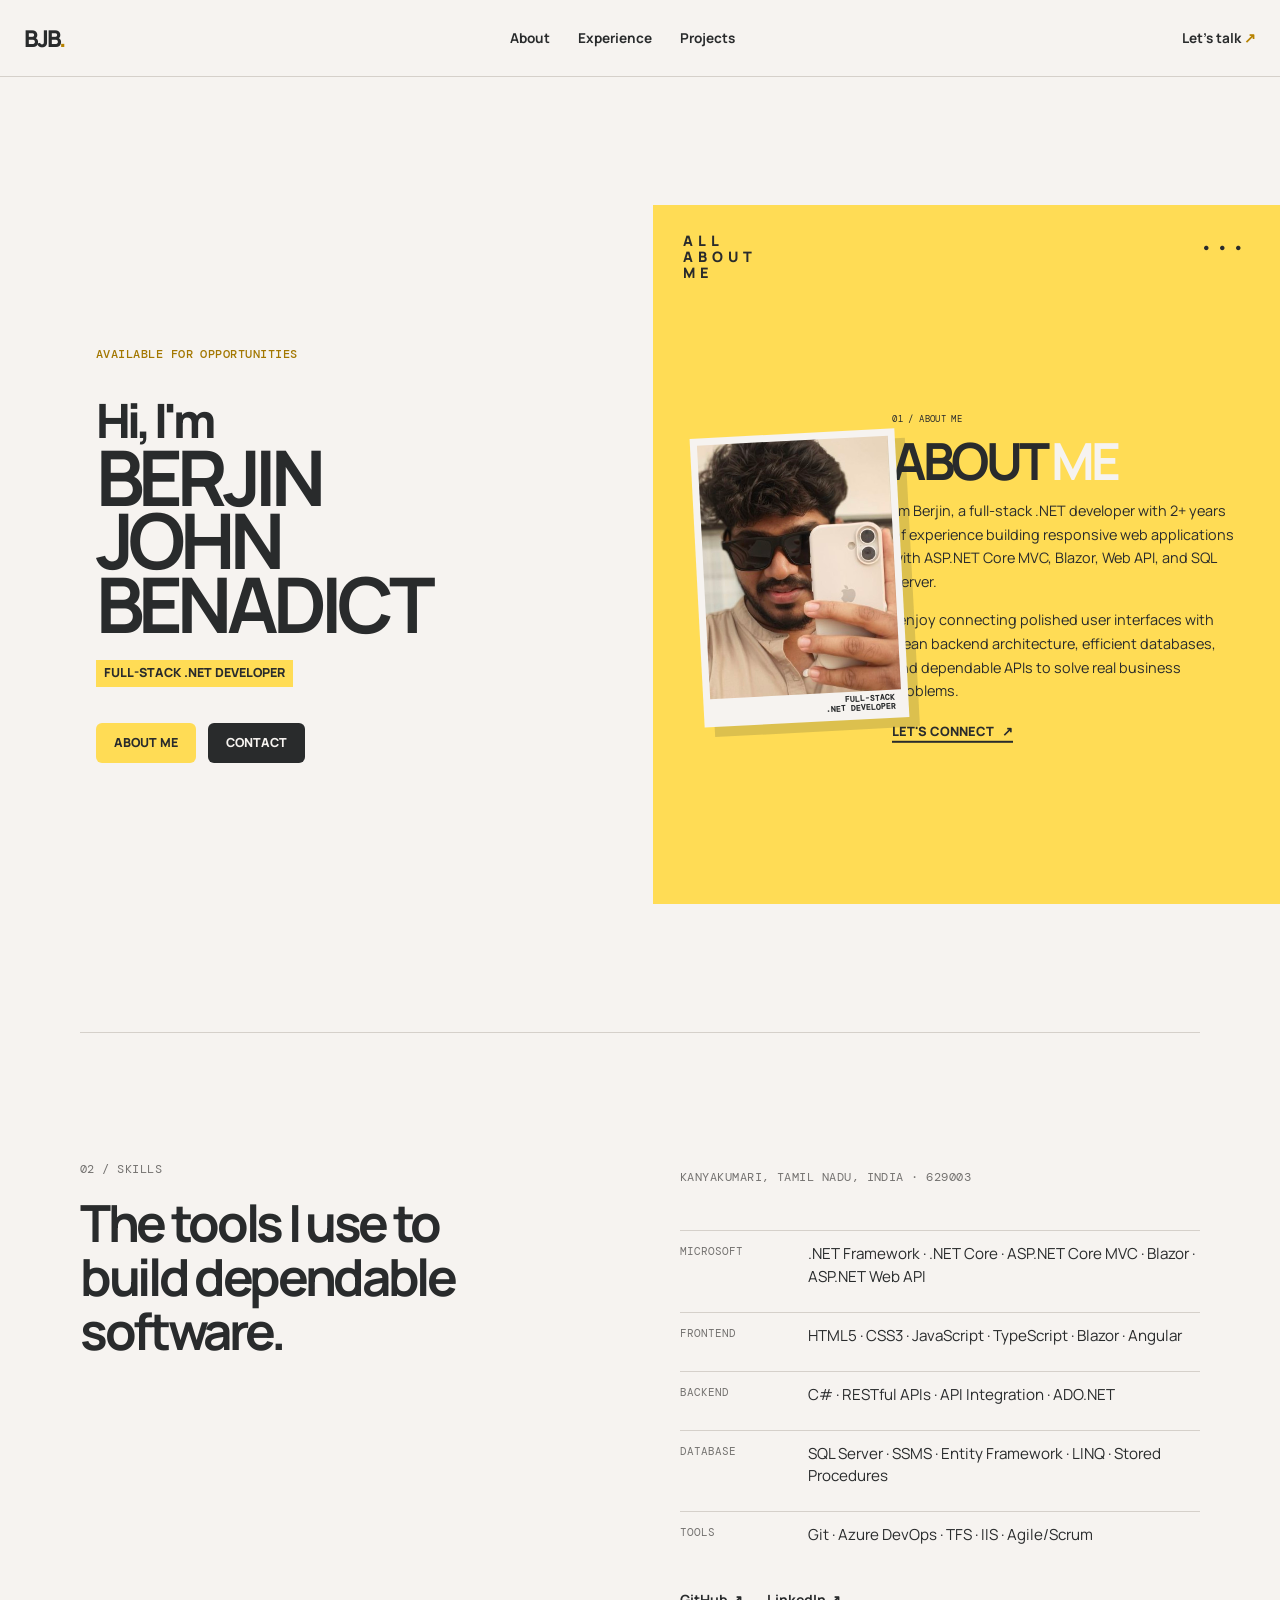
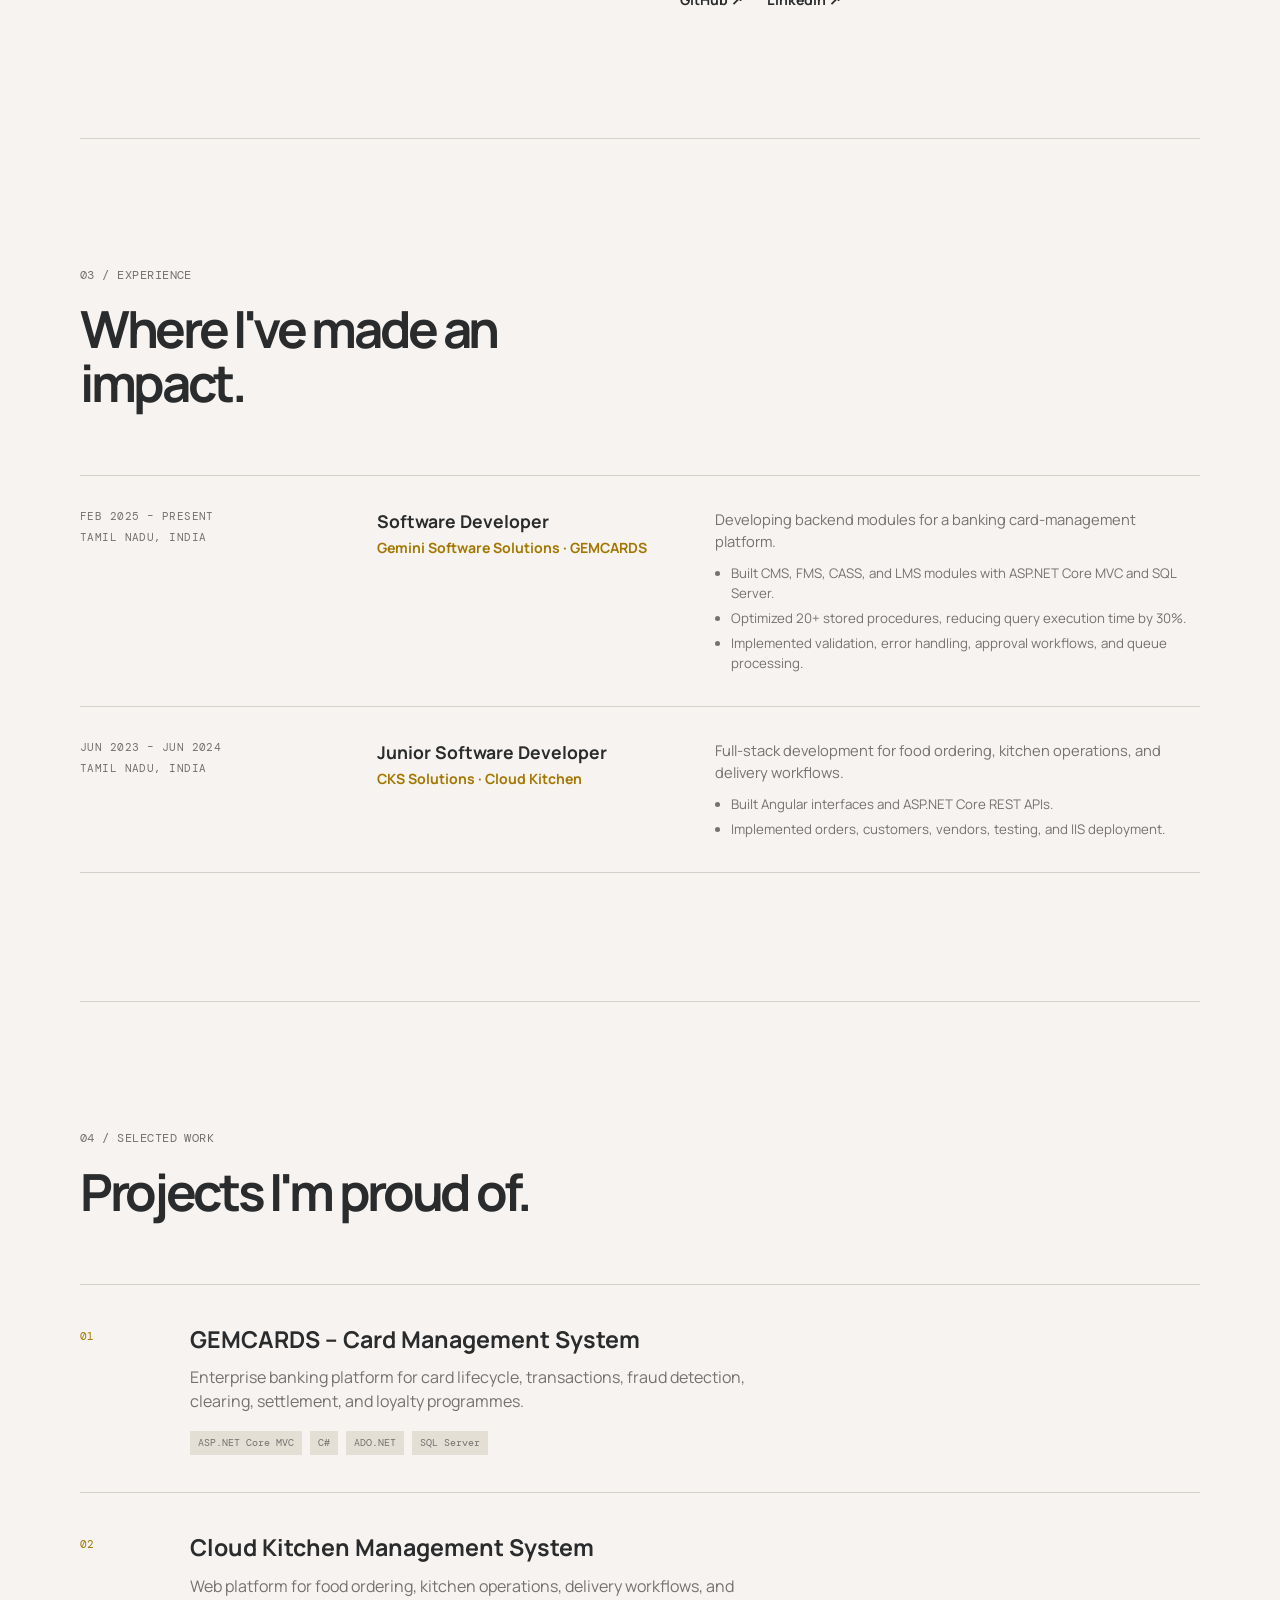
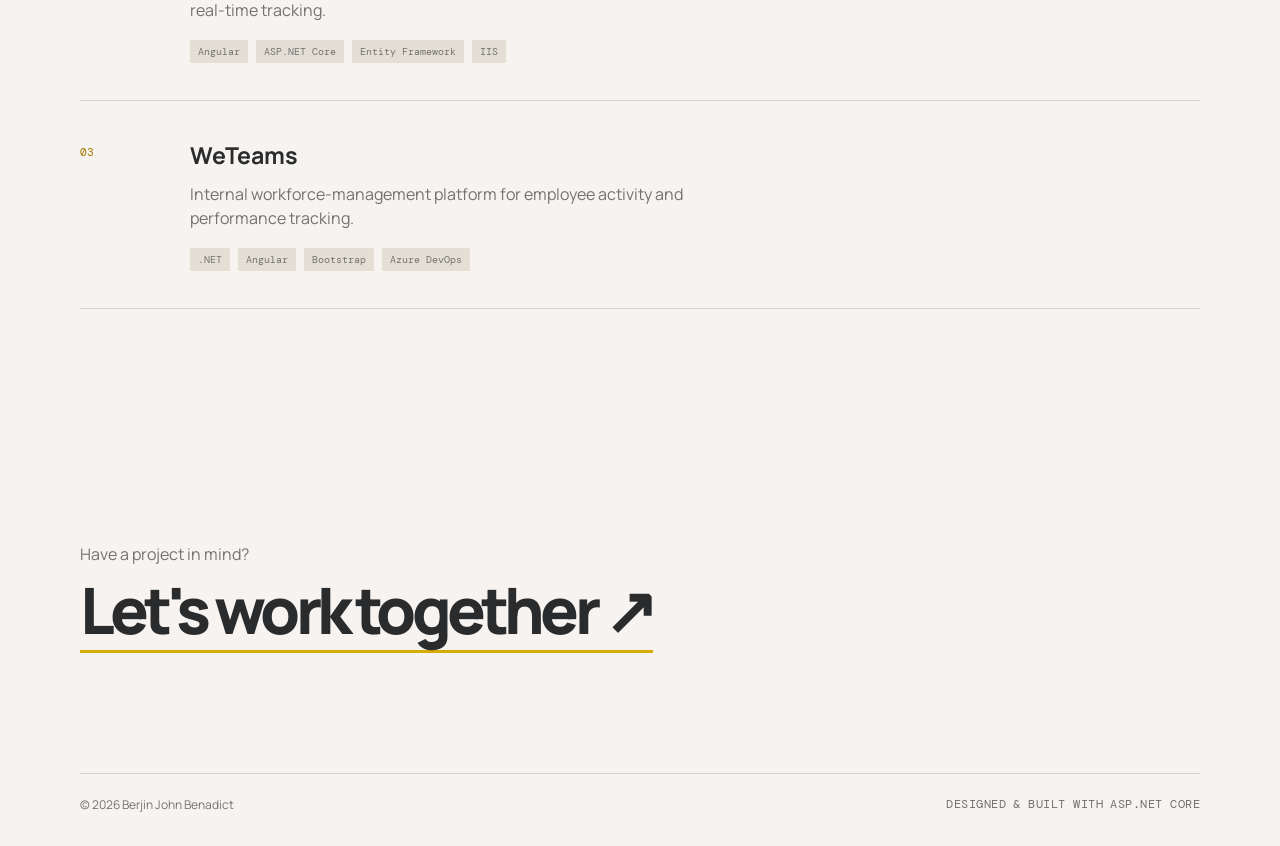
<file: netlify/index.html>
<!DOCTYPE html>
<html lang="en">
<head>
  <meta charset="utf-8">
  <meta name="viewport" content="width=device-width, initial-scale=1">
  <meta name="theme-color" content="#f4f2ec">
  <meta name="description" content="Berjin John Benadict — Software Developer">
  <title>Berjin John Benadict | Portfolio</title>
  <link rel="preconnect" href="https://fonts.googleapis.com">
  <link rel="preconnect" href="https://fonts.gstatic.com" crossorigin>
  <link href="https://fonts.googleapis.com/css2?family=DM+Mono:wght@400;500&family=Manrope:wght@400;500;600;700;800&display=swap" rel="stylesheet">
  <link rel="stylesheet" href="css/site.css">
</head>
<body>
  <header class="site-header">
    <a class="brand" href="#home" aria-label="Portfolio home">BJB<span>.</span></a>
    <nav aria-label="Main navigation"><a href="#about">About</a><a href="#experience">Experience</a><a href="#projects">Projects</a></nav>
    <a class="header-contact" href="https://wa.me/916379375479" target="_blank" rel="noreferrer">Let's talk <span>↗</span></a>
  </header>
  <main>
    <section class="hero" id="home" aria-labelledby="hero-title">
      <div class="hero-copy"><p class="eyebrow">Available for opportunities</p><p class="hero-greeting">Hi, I'm</p><h1 id="hero-title">BERJIN<br>JOHN<br>BENADICT</h1><p class="role-tag">Full-Stack .NET Developer</p><div class="hero-actions"><a class="button button-primary" href="#about">About me</a><a class="button" href="https://wa.me/916379375479" target="_blank" rel="noreferrer">Contact</a></div></div>
      <div class="hero-panel"><span class="panel-dots">•••</span><p class="vertical-logo">ALL<br>ABOUT<br>ME</p><figure class="profile-photo"><img src="images/berjin-john-benadict.jpg" alt="Berjin John Benadict"><figcaption>FULL-STACK<br>.NET DEVELOPER</figcaption></figure><div class="hero-about"><p class="mono">01 / About me</p><h2>ABOUT <span>ME</span></h2><p>I'm Berjin, a full-stack .NET developer with 2+ years of experience building responsive web applications with ASP.NET Core MVC, Blazor, Web API, and SQL Server.</p><p>I enjoy connecting polished user interfaces with clean backend architecture, efficient databases, and dependable APIs to solve real business problems.</p><a href="https://wa.me/916379375479" target="_blank" rel="noreferrer">Let's connect <span>↗</span></a></div></div>
    </section>
    <section id="about" class="about container section-grid"><div><p class="section-label">02 / Skills</p><h2>The tools I use to build dependable software.</h2></div><div class="about-details"><p class="mono">Kanyakumari, Tamil Nadu, India · 629003</p><div class="skill-groups"><div class="skill-group"><span>Microsoft</span><p>.NET Framework · .NET Core · ASP.NET Core MVC · Blazor · ASP.NET Web API</p></div><div class="skill-group"><span>Frontend</span><p>HTML5 · CSS3 · JavaScript · TypeScript · Blazor · Angular</p></div><div class="skill-group"><span>Backend</span><p>C# · RESTful APIs · API Integration · ADO.NET</p></div><div class="skill-group"><span>Database</span><p>SQL Server · SSMS · Entity Framework · LINQ · Stored Procedures</p></div><div class="skill-group"><span>Tools</span><p>Git · Azure DevOps · TFS · IIS · Agile/Scrum</p></div></div><div class="social-links"><a href="https://github.com/Berjinn/Berjin-Portfolio" target="_blank" rel="noreferrer">GitHub ↗</a><a href="https://www.linkedin.com/in/berjin-john-benadict-560219225" target="_blank" rel="noreferrer">LinkedIn ↗</a></div></div></section>
    <section id="experience" class="experience container"><div class="section-heading"><p class="section-label">03 / Experience</p><h2>Where I've made an impact.</h2></div><div class="experience-list"><article class="experience-card"><div class="experience-meta mono"><span>Feb 2025 – Present</span><span>Tamil Nadu, India</span></div><div><h3>Software Developer</h3><p class="experience-company">Gemini Software Solutions · GEMCARDS</p></div><div class="experience-copy"><p>Developing backend modules for a banking card-management platform.</p><ul class="experience-highlights"><li>Built CMS, FMS, CASS, and LMS modules with ASP.NET Core MVC and SQL Server.</li><li>Optimized 20+ stored procedures, reducing query execution time by 30%.</li><li>Implemented validation, error handling, approval workflows, and queue processing.</li></ul></div></article><article class="experience-card"><div class="experience-meta mono"><span>Jun 2023 – Jun 2024</span><span>Tamil Nadu, India</span></div><div><h3>Junior Software Developer</h3><p class="experience-company">CKS Solutions · Cloud Kitchen</p></div><div class="experience-copy"><p>Full-stack development for food ordering, kitchen operations, and delivery workflows.</p><ul class="experience-highlights"><li>Built Angular interfaces and ASP.NET Core REST APIs.</li><li>Implemented orders, customers, vendors, testing, and IIS deployment.</li></ul></div></article></div></section>
    <section id="projects" class="projects container"><div class="section-heading"><p class="section-label">04 / Selected work</p><h2>Projects I'm proud of.</h2></div><div class="project-list"><article class="project-card"><div class="project-number mono">01</div><div><h3>GEMCARDS – Card Management System</h3><p class="project-description">Enterprise banking platform for card lifecycle, transactions, fraud detection, clearing, settlement, and loyalty programmes.</p><ul class="project-tech"><li>ASP.NET Core MVC</li><li>C#</li><li>ADO.NET</li><li>SQL Server</li></ul></div></article><article class="project-card"><div class="project-number mono">02</div><div><h3>Cloud Kitchen Management System</h3><p class="project-description">Web platform for food ordering, kitchen operations, delivery workflows, and real-time tracking.</p><ul class="project-tech"><li>Angular</li><li>ASP.NET Core</li><li>Entity Framework</li><li>IIS</li></ul></div></article><article class="project-card"><div class="project-number mono">03</div><div><h3>WeTeams</h3><p class="project-description">Internal workforce-management platform for employee activity and performance tracking.</p><ul class="project-tech"><li>.NET</li><li>Angular</li><li>Bootstrap</li><li>Azure DevOps</li></ul></div></article></div></section>
  </main>
  <footer class="site-footer container"><p>Have a project in mind?</p><a href="mailto:berjinberjin90@gmail.com">Let's work together <span>↗</span></a><div class="footer-bottom"><span>© 2026 Berjin John Benadict</span><span class="mono">Designed & built with ASP.NET Core</span></div></footer>
</body>
</html>
</file>
<file: netlify/css/site.css>
:root { --ink:#292b2c; --paper:#f6f3f0; --line:#d5d0ca; --accent:#ffdc55; --muted:#747270; }
* { box-sizing:border-box; } html { scroll-behavior:smooth; } body { margin:0; background:var(--paper); color:var(--ink); font-family:Manrope,Arial,sans-serif; line-height:1.5; } a { color:inherit; text-decoration:none; } .container { width:min(1120px,calc(100% - 48px)); margin-inline:auto; } .mono,.eyebrow,.section-label { font-family:"DM Mono",monospace; font-size:.72rem; letter-spacing:.04em; text-transform:uppercase; }
.site-header { height:76px; width:min(1240px,calc(100% - 48px)); margin:auto; display:flex; align-items:center; justify-content:space-between; }.brand { font-size:1.45rem; font-weight:800; letter-spacing:-.09em; }.brand span { color:#b78200; } nav { display:flex; gap:28px; font-size:.85rem; font-weight:700; } nav a:hover,.social-links a:hover { color:#a37700; }.header-contact { font-size:.85rem; font-weight:700; }.header-contact span { color:#b78200; }
.hero { min-height:min(720px,calc(100vh - 76px)); display:grid; grid-template-columns:minmax(0,1fr) minmax(380px,49%); background:var(--paper); }.hero-copy { padding:clamp(60px,11vw,150px) clamp(32px,7.5vw,130px); display:flex; flex-direction:column; justify-content:center; }.eyebrow { color:#a37700; font-weight:500; margin-bottom:36px; } h1,h2,h3,p { margin-top:0; }.hero-greeting { font-size:clamp(1.8rem,3.7vw,3.6rem); font-weight:800; letter-spacing:-.08em; line-height:.9; margin-bottom:3px; }.hero h1 { font-size:clamp(3.2rem,6vw,6.2rem); letter-spacing:-.075em; line-height:.83; margin:0; }.role-tag { align-self:flex-start; margin:24px 0 36px; padding:4px 8px; background:var(--accent); font-size:.78rem; font-weight:800; text-transform:uppercase; }.hero-actions { display:flex; gap:12px; flex-wrap:wrap; }.button { display:inline-flex; padding:11px 18px; border:0; border-radius:6px; background:var(--ink); color:var(--paper); font-size:.78rem; font-weight:800; text-transform:uppercase; transition:.2s; }.button:hover { background:#514e4a; color:white; }.button-primary { background:var(--accent); color:var(--ink); }.button-primary:hover { background:#e8bd28; color:var(--ink); }
.hero-panel { position:relative; overflow:hidden; min-height:520px; background:var(--accent); }.panel-dots { position:absolute; top:28px; right:32px; letter-spacing:3px; font-size:1.2rem; }.vertical-logo { position:absolute; top:28px; left:30px; font-weight:800; font-size:.9rem; line-height:1.1; letter-spacing:.35em; }.profile-photo { position:absolute; z-index:1; top:50%; left:clamp(26px,7%,62px); width:clamp(150px,16vw,210px); margin:0; transform:translateY(-42%) rotate(-3deg); padding:7px 7px 28px; background:var(--paper); box-shadow:10px 10px 0 rgba(41,43,44,.16); }.profile-photo img { display:block; width:100%; aspect-ratio:3 / 4; object-fit:cover; object-position:center 21%; }.profile-photo figcaption { position:absolute; right:13px; bottom:7px; color:var(--ink); font-family:"DM Mono",monospace; font-size:.5rem; font-weight:600; line-height:1.15; text-align:right; text-transform:uppercase; }.hero-about { position:absolute; top:50%; right:clamp(24px,6%,58px); width:clamp(210px,30vw,350px); transform:translateY(-43%); }.hero-about .mono { margin-bottom:13px; font-size:.58rem; }.hero-about h2 { margin-bottom:17px; font-size:clamp(2.1rem,4vw,4rem); line-height:.83; letter-spacing:-.07em; }.hero-about h2 span { color:var(--paper); }.hero-about p:not(.mono) { margin-bottom:14px; font-size:clamp(.75rem,1.15vw,.9rem); line-height:1.65; }.hero-about a { display:inline-block; margin-top:5px; font-size:.8rem; font-weight:800; text-transform:uppercase; border-bottom:2px solid var(--ink); }.hero-about a span { margin-left:5px; }
section { padding:128px 0; border-top:1px solid var(--line); }.section-grid { display:grid; grid-template-columns:1fr 1fr; gap:80px; }.section-label { margin-bottom:18px; color:var(--muted); } h2 { max-width:470px; font-size:clamp(2rem,4vw,3.65rem); letter-spacing:-.065em; line-height:1.05; margin-bottom:0; }.about-details { padding-top:8px; }.about-details>.mono { color:var(--muted); margin-bottom:44px; }.skill-groups { display:grid; gap:23px; }.skill-group { border-top:1px solid var(--line); padding-top:12px; display:grid; grid-template-columns:110px 1fr; gap:18px; }.skill-group>span { font-family:"DM Mono",monospace; text-transform:uppercase; font-size:.68rem; color:var(--muted); }.skill-group p { margin:0; font-size:.95rem; }.social-links { margin-top:42px; display:flex; gap:24px; font-weight:700; font-size:.88rem; }
.section-heading { margin-bottom:65px; }.experience-list,.project-list { border-top:1px solid var(--line); }.experience-card { display:grid; grid-template-columns:1fr 1.15fr 1.8fr; gap:28px; padding:32px 0; border-bottom:1px solid var(--line); }.experience-meta { display:flex; flex-direction:column; gap:5px; color:var(--muted); font-size:.68rem; }.experience-card h3,.project-card h3 { margin-bottom:3px; font-size:1.1rem; }.experience-company { color:#a37700; margin:0; font-size:.88rem; font-weight:700; }.experience-copy p { color:var(--muted); margin-bottom:12px; font-size:.92rem; }.experience-highlights { margin:0; padding-left:16px; color:var(--muted); font-size:.83rem; }.experience-highlights li+li { margin-top:5px; }
.project-card { display:grid; grid-template-columns:80px 1fr 40px; gap:30px; padding:37px 0; border-bottom:1px solid var(--line); transition:.2s; }.project-card:hover { padding-inline:12px; background:#ece5bd; }.project-number { color:#a37700; font-size:.7rem; padding-top:6px; }.project-card h3 { font-size:1.45rem; }.project-description { max-width:570px; color:var(--muted); margin:9px 0 18px; }.project-tech { display:flex; flex-wrap:wrap; gap:8px; padding:0; margin:0; list-style:none; }.project-tech li { padding:4px 8px; background:#e4dfd5; color:var(--muted); font-family:"DM Mono",monospace; font-size:.64rem; }.project-link { font-size:1.5rem; text-align:right; }.project-link:hover { color:#a37700; }
.site-footer { padding:105px 0 32px; }.site-footer>p { color:var(--muted); margin-bottom:12px; }.site-footer>a { display:inline-block; font-size:clamp(2rem,5vw,4.8rem); font-weight:800; letter-spacing:-.075em; line-height:1; border-bottom:3px solid #d9ab08; padding-bottom:8px; }.footer-bottom { display:flex; justify-content:space-between; border-top:1px solid var(--line); margin-top:120px; padding-top:22px; color:var(--muted); font-size:.75rem; }
@media (max-width:700px) { .container,.site-header { width:min(100% - 32px,1120px); } nav { display:none; }.header-contact { font-size:.78rem; }.hero { min-height:auto; display:block; }.hero-copy { min-height:500px; padding:75px 32px; }.hero-panel { min-height:580px; }.profile-photo { top:86px; left:30px; width:150px; transform:rotate(-3deg); }.hero-about { top:315px; left:30px; right:30px; width:auto; transform:none; }.hero-about h2 { font-size:3rem; }.section-grid,.experience-card { display:block; } section { padding:78px 0; }.about-details { margin-top:40px; }.section-heading { margin-bottom:40px; }.experience-card>*+* { margin-top:20px; }.experience-meta { flex-direction:row; justify-content:space-between; }.project-card { grid-template-columns:35px 1fr 25px; gap:12px; padding:28px 0; }.project-card h3 { font-size:1.2rem; }.footer-bottom { margin-top:80px; gap:18px; flex-direction:column; } }
</file>
